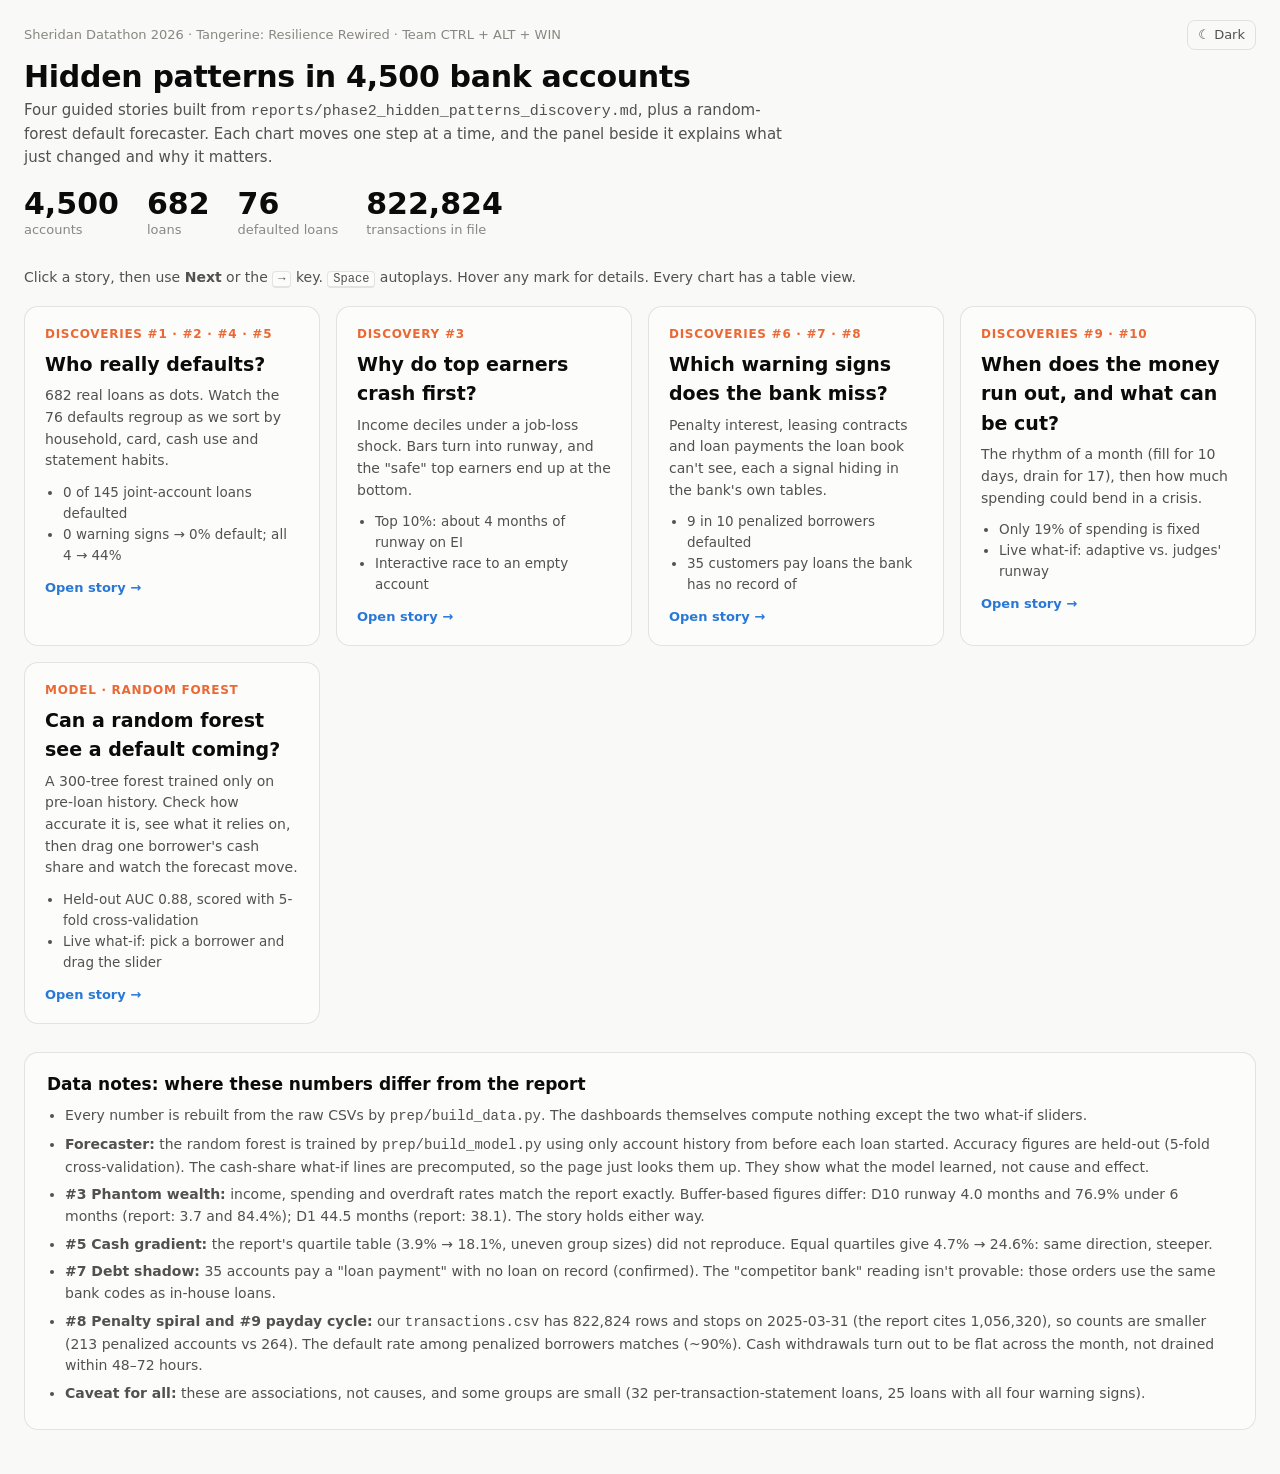
<file: Dashboards/index.html>
<!doctype html>
<html lang="en">
<head>
<meta charset="utf-8">
<meta name="viewport" content="width=device-width, initial-scale=1">
<title>Hidden Patterns Dashboards</title>
<link rel="stylesheet" href="shared/story.css">
<style>
  .hero-stats { display: flex; gap: 28px; flex-wrap: wrap; margin: 6px 0 26px; }
  .hero-stats .v { font-size: 30px; font-weight: 650; line-height: 1.1; }
  .hero-stats .l { font-size: 13px; color: var(--muted); }
  .card .kicker { color: var(--s2); }
  .notes { margin-top: 28px; padding: 18px 22px; }
  .notes h2 { font-size: 17px; margin: 0 0 8px; }
  .notes ul { margin: 0; padding-left: 18px; color: var(--ink-2); font-size: 14px; }
  .notes li { margin-bottom: 6px; }
  .how { color: var(--ink-2); font-size: 14px; margin: 0 0 18px; }
  kbd { border: 1px solid var(--ring); border-bottom-width: 2px; border-radius: 4px; padding: 0 5px; font-size: 12px; background: var(--surface); }
</style>
</head>
<body>
<div class="wrap">
  <div class="top">
    <span class="crumb">Sheridan Datathon 2026 · Tangerine: Resilience Rewired · Team CTRL + ALT + WIN</span>
    <button id="theme" class="theme-btn"></button>
  </div>
  <h1>Hidden patterns in 4,500 bank accounts</h1>
  <p class="lede">Four guided stories built from <code>reports/phase2_hidden_patterns_discovery.md</code>, plus a random-forest default forecaster. Each chart moves one step at a time,
    and the panel beside it explains what just changed and why it matters.</p>
  <div class="hero-stats" id="hero"></div>
  <p class="how">Click a story, then use <b>Next</b> or the <kbd>→</kbd> key. <kbd>Space</kbd> autoplays. Hover any mark for details. Every chart has a table view.</p>

  <div class="cards">
    <a class="panel card" href="1_who_defaults.html">
      <div class="kicker">Discoveries #1 · #2 · #4 · #5</div>
      <h3>Who really defaults?</h3>
      <p>682 real loans as dots. Watch the 76 defaults regroup as we sort by household, card, cash use and statement habits.</p>
      <ul><li>0 of 145 joint-account loans defaulted</li><li>0 warning signs → 0% default; all 4 → 44%</li></ul>
      <div class="go">Open story →</div>
    </a>
    <a class="panel card" href="2_phantom_wealth.html">
      <div class="kicker">Discovery #3</div>
      <h3>Why do top earners crash first?</h3>
      <p>Income deciles under a job-loss shock. Bars turn into runway, and the "safe" top earners end up at the bottom.</p>
      <ul><li>Top 10%: about 4 months of runway on EI</li><li>Interactive race to an empty account</li></ul>
      <div class="go">Open story →</div>
    </a>
    <a class="panel card" href="3_trap_doors.html">
      <div class="kicker">Discoveries #6 · #7 · #8</div>
      <h3>Which warning signs does the bank miss?</h3>
      <p>Penalty interest, leasing contracts and loan payments the loan book can't see, each a signal hiding in the bank's own tables.</p>
      <ul><li>9 in 10 penalized borrowers defaulted</li><li>35 customers pay loans the bank has no record of</li></ul>
      <div class="go">Open story →</div>
    </a>
    <a class="panel card" href="4_money_flow.html">
      <div class="kicker">Discoveries #9 · #10</div>
      <h3>When does the money run out, and what can be cut?</h3>
      <p>The rhythm of a month (fill for 10 days, drain for 17), then how much spending could bend in a crisis.</p>
      <ul><li>Only 19% of spending is fixed</li><li>Live what-if: adaptive vs. judges' runway</li></ul>
      <div class="go">Open story →</div>
    </a>
    <a class="panel card" href="5_default_forecaster.html">
      <div class="kicker">Model · Random forest</div>
      <h3>Can a random forest see a default coming?</h3>
      <p>A 300-tree forest trained only on pre-loan history. Check how accurate it is, see what it relies on, then drag one borrower's cash share and watch the forecast move.</p>
      <ul><li>Held-out AUC <span id="auc"></span>, scored with 5-fold cross-validation</li><li>Live what-if: pick a borrower and drag the slider</li></ul>
      <div class="go">Open story →</div>
    </a>
  </div>

  <section class="panel notes">
    <h2>Data notes: where these numbers differ from the report</h2>
    <ul id="notes"></ul>
  </section>
</div>
<script src="data/data.js"></script>
<script src="data/model.js"></script>
<script src="shared/story.js"></script>
<script>
  const D = window.DATA;
  document.getElementById("auc").textContent = window.MODEL ? window.MODEL.metrics.auc.toFixed(2) : "";
  document.getElementById("hero").innerHTML = [
    [D.totals.accounts.toLocaleString(), "accounts"], [D.totals.loans, "loans"], [D.totals.defaulted, "defaulted loans"],
    [D.totals.transactions_in_file.toLocaleString(), "transactions in file"],
  ].map(([v, l]) => `<div><div class="v">${v}</div><div class="l">${l}</div></div>`).join("");
  const d10 = D.deciles[9], d1 = D.deciles[0];
  document.getElementById("notes").innerHTML = [
    `Every number is rebuilt from the raw CSVs by <code>prep/build_data.py</code>. The dashboards themselves compute nothing except the two what-if sliders.`,
    `<b>Forecaster:</b> the random forest is trained by <code>prep/build_model.py</code> using only account history from before each loan started. Accuracy figures are held-out (5-fold cross-validation). The cash-share what-if lines are precomputed, so the page just looks them up. They show what the model learned, not cause and effect.`,
    `<b>#3 Phantom wealth:</b> income, spending and overdraft rates match the report exactly. Buffer-based figures differ: D10 runway ${d10.runway.toFixed(1)} months and ${(d10.under6 * 100).toFixed(1)}% under 6 months (report: 3.7 and 84.4%); D1 ${d1.runway.toFixed(1)} months (report: 38.1). The story holds either way.`,
    `<b>#5 Cash gradient:</b> the report's quartile table (3.9% → 18.1%, uneven group sizes) did not reproduce. Equal quartiles give ${["Q1", "Q4"].map(q => { const m = D.loans.filter(r => r[5] === q); return (100 * m.filter(r => r[1]).length / m.length).toFixed(1) + "%"; }).join(" → ")}: same direction, steeper.`,
    `<b>#7 Debt shadow:</b> 35 accounts pay a "loan payment" with no loan on record (confirmed). The "competitor bank" reading isn't provable: those orders use the same bank codes as in-house loans.`,
    `<b>#8 Penalty spiral and #9 payday cycle:</b> our <code>transactions.csv</code> has ${D.totals.transactions_in_file.toLocaleString()} rows and stops on ${D.totals.tx_last_date} (the report cites 1,056,320), so counts are smaller (${D.penalty.accounts} penalized accounts vs 264). The default rate among penalized borrowers matches (~90%). Cash withdrawals turn out to be flat across the month, not drained within 48–72 hours.`,
    `<b>Caveat for all:</b> these are associations, not causes, and some groups are small (32 per-transaction-statement loans, 25 loans with all four warning signs).`,
  ].map(t => `<li>${t}</li>`).join("");
  Story.initTheme();
</script>
</body>
</html>
</file>
<file: Dashboards/shared/story.css>
/* Shared look for every story dashboard. Colour roles follow the reference data-viz palette. */
:root {
  color-scheme: light;
  --page: #f9f9f7;
  --surface: #fcfcfb;
  --ink: #0b0b0b;
  --ink-2: #52514e;
  --muted: #898781;
  --grid: #e1e0d9;
  --axis: #c3c2b7;
  --ring: rgba(11, 11, 11, 0.10);
  --s1: #2a78d6;   /* blue  - healthy / comparison group */
  --s2: #eb6834;   /* orange - defaulted / at-risk group */
  --s3: #1baf7a;   /* aqua - third series */
  --fade: #d6d5cf; /* de-emphasised marks */
  --accent-wash: rgba(235, 104, 52, 0.08);
  --blue-wash: rgba(42, 120, 214, 0.08);
}
@media (prefers-color-scheme: dark) {
  :root:not([data-theme="light"]) {
    color-scheme: dark;
    --page: #0d0d0d; --surface: #1a1a19; --ink: #f0efec; --ink-2: #c3c2b7; --muted: #898781;
    --grid: #2c2c2a; --axis: #383835; --ring: rgba(255, 255, 255, 0.10);
    --s1: #3987e5; --s2: #d95926; --s3: #199e70; --fade: #3a3a37;
    --accent-wash: rgba(217, 89, 38, 0.14); --blue-wash: rgba(57, 135, 229, 0.12);
  }
}
:root[data-theme="dark"] {
  color-scheme: dark;
  --page: #0d0d0d; --surface: #1a1a19; --ink: #f0efec; --ink-2: #c3c2b7; --muted: #898781;
  --grid: #2c2c2a; --axis: #383835; --ring: rgba(255, 255, 255, 0.10);
  --s1: #3987e5; --s2: #d95926; --s3: #199e70; --fade: #3a3a37;
  --accent-wash: rgba(217, 89, 38, 0.14); --blue-wash: rgba(57, 135, 229, 0.12);
}

* { box-sizing: border-box; }
html, body { margin: 0; }
body {
  background: var(--page); color: var(--ink);
  font: 15px/1.55 system-ui, -apple-system, "Segoe UI", sans-serif;
  -webkit-font-smoothing: antialiased;
}
a { color: var(--s1); }
.wrap { max-width: 1320px; margin: 0 auto; padding: 20px 24px 48px; }

/* ---------- header ---------- */
.top { display: flex; align-items: center; justify-content: space-between; gap: 12px; flex-wrap: wrap; }
.crumb { font-size: 13px; color: var(--muted); text-decoration: none; }
.crumb:hover { color: var(--ink); }
.theme-btn { background: none; border: 1px solid var(--ring); color: var(--ink-2); border-radius: 8px; padding: 4px 10px; font: inherit; font-size: 13px; cursor: pointer; }
h1 { font-size: 30px; line-height: 1.15; margin: 10px 0 4px; letter-spacing: -0.01em; }
.lede { color: var(--ink-2); margin: 0 0 18px; max-width: 760px; }

/* ---------- stage: narrative | chart ---------- */
.stage { display: grid; grid-template-columns: minmax(300px, 390px) 1fr; gap: 20px; align-items: start; }
.panel { background: var(--surface); border: 1px solid var(--ring); border-radius: 14px; }
.narrative { padding: 20px 22px; position: sticky; top: 16px; min-height: 520px; display: flex; flex-direction: column; }
.kicker { font-size: 12px; font-weight: 600; letter-spacing: .06em; text-transform: uppercase; color: var(--s2); }
.narrative h2 { font-size: 21px; line-height: 1.25; margin: 6px 0 10px; }
.narrative .body { color: var(--ink-2); }
.narrative .body p { margin: 0 0 10px; }
.narrative .body b, .narrative .body strong { color: var(--ink); }
.fade-swap { transition: opacity .25s ease, transform .25s ease; }
.fade-swap.out { opacity: 0; transform: translateY(6px); }

.stats { display: flex; gap: 18px; margin: 12px 0 4px; flex-wrap: wrap; }
.stat .v { font-size: 26px; font-weight: 650; line-height: 1.1; }
.stat .l { font-size: 12px; color: var(--muted); max-width: 140px; }
.stat .v .sw { display: inline-block; width: 10px; height: 10px; border-radius: 3px; margin-right: 6px; vertical-align: middle; }

.change { margin-top: 12px; padding: 10px 12px; border-left: 3px solid var(--s2); background: var(--accent-wash); border-radius: 0 8px 8px 0; font-size: 14px; }
.change .h { font-size: 11px; font-weight: 700; letter-spacing: .06em; text-transform: uppercase; color: var(--ink-2); display: block; margin-bottom: 2px; }
.note { margin-top: 10px; font-size: 12.5px; color: var(--muted); border-top: 1px dashed var(--grid); padding-top: 8px; }

/* ---------- controls ---------- */
.controls { margin-top: auto; padding-top: 16px; }
.btns { display: flex; gap: 8px; align-items: center; }
.btn { font: inherit; font-size: 14px; border: 1px solid var(--ring); background: var(--page); color: var(--ink); border-radius: 9px; padding: 7px 14px; cursor: pointer; }
.btn:hover:not(:disabled) { border-color: var(--axis); }
.btn:disabled { opacity: .4; cursor: default; }
.btn.primary { background: var(--ink); color: var(--surface); border-color: var(--ink); }
.counter { margin-left: auto; font-size: 13px; color: var(--muted); font-variant-numeric: tabular-nums; }
.dots { display: flex; gap: 6px; margin-top: 12px; flex-wrap: wrap; }
.dots button { width: 26px; height: 6px; border-radius: 3px; border: 0; padding: 0; background: var(--grid); cursor: pointer; }
.dots button.done { background: var(--axis); }
.dots button.on { background: var(--s2); }
.hint { font-size: 12px; color: var(--muted); margin-top: 8px; }

/* ---------- chart card ---------- */
.chart-card { padding: 14px 16px 10px; }
.chart-head { display: flex; justify-content: space-between; align-items: baseline; gap: 12px; flex-wrap: wrap; min-height: 28px; }
.chart-title { font-weight: 600; font-size: 15px; }
.legend { display: flex; gap: 14px; font-size: 13px; color: var(--ink-2); flex-wrap: wrap; }
.legend span { display: inline-flex; align-items: center; gap: 6px; }
.legend i { width: 12px; height: 12px; border-radius: 3px; display: inline-block; }
svg.viz { width: 100%; height: auto; display: block; overflow: visible; }
svg.viz text { fill: var(--ink-2); font-family: inherit; }
svg.viz .axis path, svg.viz .axis line { stroke: var(--axis); }
svg.viz .axis text { fill: var(--muted); font-size: 12px; font-variant-numeric: tabular-nums; }
svg.viz .grid line { stroke: var(--grid); }
svg.viz .grid path { display: none; }
svg.viz .big { fill: var(--ink); font-weight: 650; }
svg.viz .lbl { fill: var(--ink-2); font-size: 13px; }
svg.viz .sub { fill: var(--muted); font-size: 12px; }
svg.viz .callout { fill: var(--ink); font-size: 13px; font-weight: 600; }
svg.viz .callout-line { stroke: var(--ink-2); stroke-width: 1; fill: none; }

.extra { margin-top: 10px; }
.extra summary { cursor: pointer; font-size: 13px; color: var(--ink-2); }
table.data { border-collapse: collapse; font-size: 13px; margin-top: 8px; width: 100%; font-variant-numeric: tabular-nums; }
table.data th, table.data td { text-align: right; padding: 4px 8px; border-bottom: 1px solid var(--grid); }
table.data th:first-child, table.data td:first-child { text-align: left; }
table.data th { color: var(--muted); font-weight: 600; }

/* ---------- interactive widgets inside the chart card ---------- */
.widget { display: none; gap: 18px; align-items: center; flex-wrap: wrap; padding: 8px 4px 2px; font-size: 14px; }
.widget.show { display: flex; }
.widget label { display: flex; align-items: center; gap: 8px; color: var(--ink-2); }
.widget input[type=range] { width: 180px; accent-color: var(--s2); }
.widget select { font: inherit; background: var(--page); color: var(--ink); border: 1px solid var(--ring); border-radius: 7px; padding: 3px 6px; }
.widget output { font-weight: 650; color: var(--ink); min-width: 44px; font-variant-numeric: tabular-nums; }

/* ---------- tooltip ---------- */
.tip { position: fixed; pointer-events: none; z-index: 10; background: var(--surface); color: var(--ink); border: 1px solid var(--ring);
       box-shadow: 0 6px 24px rgba(0,0,0,.14); border-radius: 9px; padding: 8px 10px; font-size: 13px; max-width: 260px; opacity: 0; transition: opacity .12s; }
.tip.on { opacity: 1; }
.tip .t { font-weight: 650; margin-bottom: 2px; }
.tip .r { color: var(--ink-2); }

/* ---------- index ---------- */
.cards { display: grid; grid-template-columns: repeat(auto-fit, minmax(280px, 1fr)); gap: 16px; }
.card { padding: 18px 20px; text-decoration: none; color: inherit; display: block; transition: border-color .15s, transform .15s; }
.card:hover { border-color: var(--axis); transform: translateY(-2px); }
.card h3 { margin: 6px 0 6px; font-size: 19px; }
.card p { margin: 0 0 10px; color: var(--ink-2); font-size: 14px; }
.card ul { margin: 0; padding-left: 18px; font-size: 13.5px; color: var(--ink-2); }
.card .go { margin-top: 12px; font-size: 13px; font-weight: 600; color: var(--s1); }

@media (max-width: 900px) {
  .wrap { padding: 16px 16px 40px; }
  .stage { grid-template-columns: 1fr; }
  .narrative { position: static; min-height: 0; order: 2; }
  .chart-card { order: 1; }
  h1 { font-size: 24px; }
}
@media (prefers-reduced-motion: reduce) { * { transition: none !important; } }
</file>
